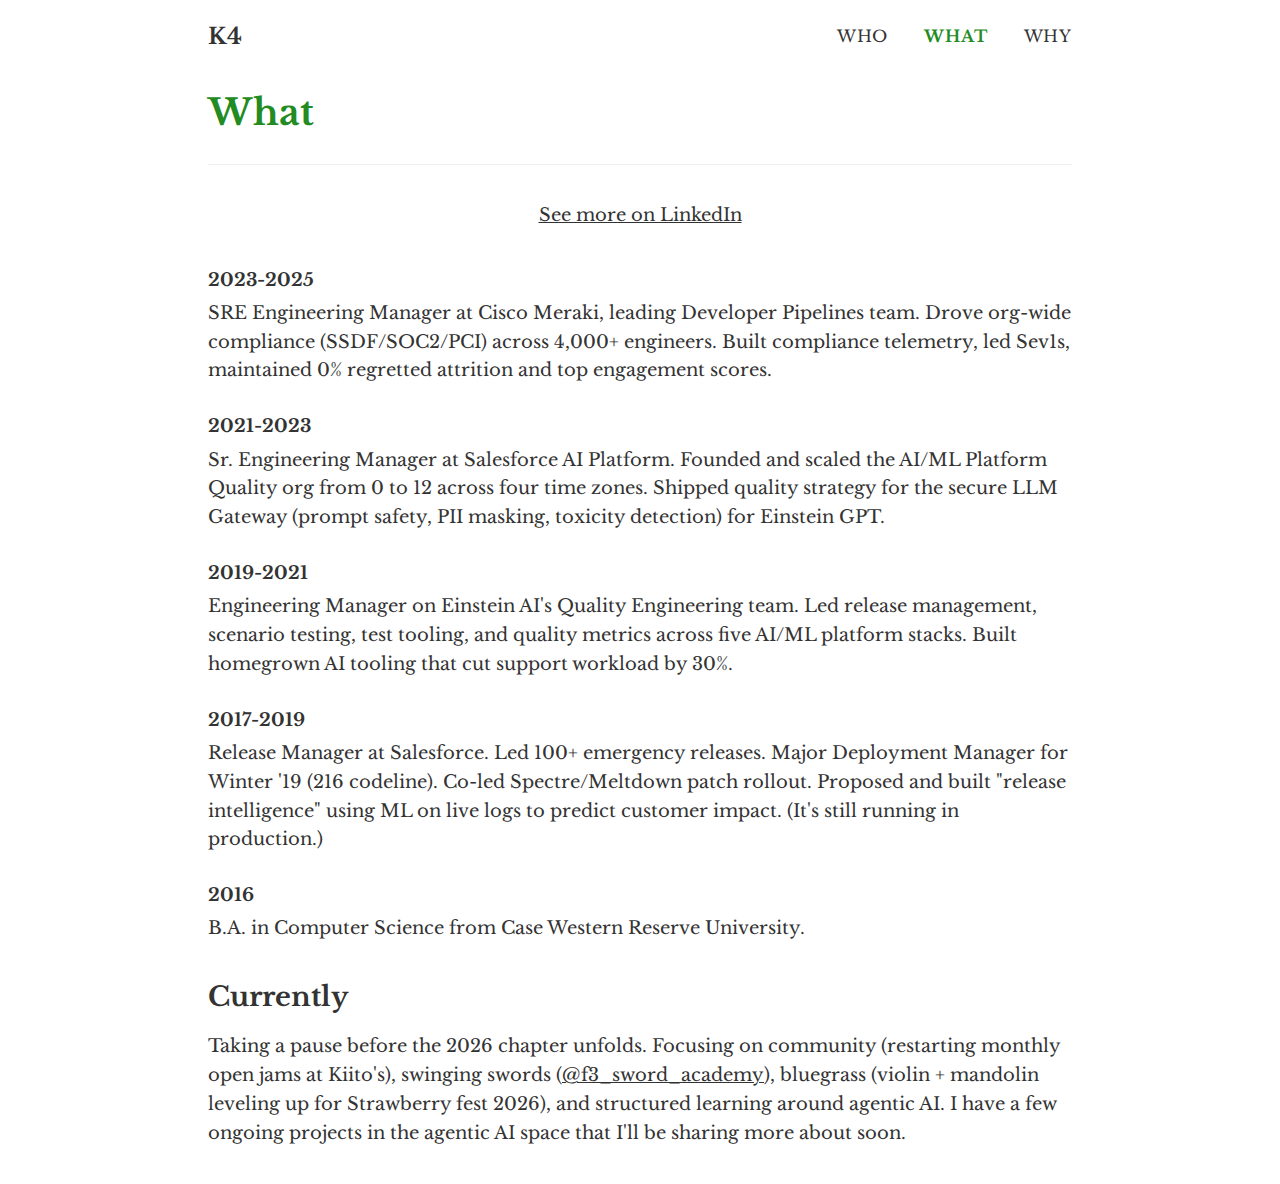
<file: what.html>
<!DOCTYPE html>
<html lang="en">
<head>
    <meta charset="utf-8">
    <meta name="viewport" content="width=device-width, initial-scale=1">
    <meta name="description" content="Katherine Cass - Work history and career timeline. Engineering leader at Cisco Meraki and Salesforce.">

    <title>What | Katherine Cass</title>

    <!-- Modern CSS -->
    <link href="css/modern.css" rel="stylesheet">

    <!-- Fonts: Libre Baskerville for classic typography -->
    <link rel="preconnect" href="https://fonts.googleapis.com">
    <link rel="preconnect" href="https://fonts.gstatic.com" crossorigin>
    <link href="https://fonts.googleapis.com/css2?family=Libre+Baskerville:ital,wght@0,400;0,700;1,400&display=swap" rel="stylesheet">
</head>

<body>
    <a href="#main-content" class="skip-link">Skip to main content</a>

    <!-- Navigation -->
    <nav class="nav" role="navigation" aria-label="Main navigation">
        <div class="nav-container">
            <a class="nav-brand" href="index.html">K4</a>

            <button class="nav-toggle" aria-expanded="false" aria-controls="nav-links" aria-label="Toggle navigation">
                <span></span>
                <span></span>
                <span></span>
            </button>

            <ul class="nav-links" id="nav-links">
                <li><a class="nav-who" href="who.html">Who</a></li>
                <li><a class="nav-what active" href="what.html">What</a></li>
                <li><a class="nav-why" href="why.html">Why</a></li>
            </ul>
        </div>
    </nav>

    <!-- Main Content -->
    <main class="main" id="main-content">
        <header class="page-header page-header-green">
            <h1>What</h1>
        </header>

        <p class="text-center" style="margin-bottom: 2rem;"><a href="https://linkedin.com/in/katherinecass">See more on LinkedIn</a></p>

        <section>
            <div class="timeline">
                <div class="timeline-item">
                    <span class="timeline-date">2023-2025</span>
                    <p class="timeline-content">SRE Engineering Manager at Cisco Meraki, leading Developer Pipelines team. Drove org-wide compliance (SSDF/SOC2/PCI) across 4,000+ engineers. Built compliance telemetry, led Sev1s, maintained 0% regretted attrition and top engagement scores.</p>
                </div>

                <div class="timeline-item">
                    <span class="timeline-date">2021-2023</span>
                    <p class="timeline-content">Sr. Engineering Manager at Salesforce AI Platform. Founded and scaled the AI/ML Platform Quality org from 0 to 12 across four time zones. Shipped quality strategy for the secure LLM Gateway (prompt safety, PII masking, toxicity detection) for Einstein GPT.</p>
                </div>

                <div class="timeline-item">
                    <span class="timeline-date">2019-2021</span>
                    <p class="timeline-content">Engineering Manager on Einstein AI's Quality Engineering team. Led release management, scenario testing, test tooling, and quality metrics across five AI/ML platform stacks. Built homegrown AI tooling that cut support workload by 30%.</p>
                </div>

                <div class="timeline-item">
                    <span class="timeline-date">2017-2019</span>
                    <p class="timeline-content">Release Manager at Salesforce. Led 100+ emergency releases. Major Deployment Manager for Winter '19 (216 codeline). Co-led Spectre/Meltdown patch rollout. Proposed and built "release intelligence" using ML on live logs to predict customer impact. (It's still running in production.)</p>
                </div>

                <div class="timeline-item">
                    <span class="timeline-date">2016</span>
                    <p class="timeline-content">B.A. in Computer Science from Case Western Reserve University.</p>
                </div>
            </div>
        </section>

        <section style="margin-top: 2rem;">
            <h2>Currently</h2>
            <p>Taking a pause before the 2026 chapter unfolds. Focusing on community (restarting monthly open jams at Kiito's), swinging swords (<a href="https://instagram.com/f3_sword_academy">@f3_sword_academy</a>), bluegrass (violin + mandolin leveling up for Strawberry fest 2026), and structured learning around agentic AI. I have a few ongoing projects in the agentic AI space that I'll be sharing more about soon.</p>
        </section>
    </main>

    <!-- Minimal JavaScript for mobile nav -->
    <script src="js/main.js"></script>
</body>
</html>
</file>
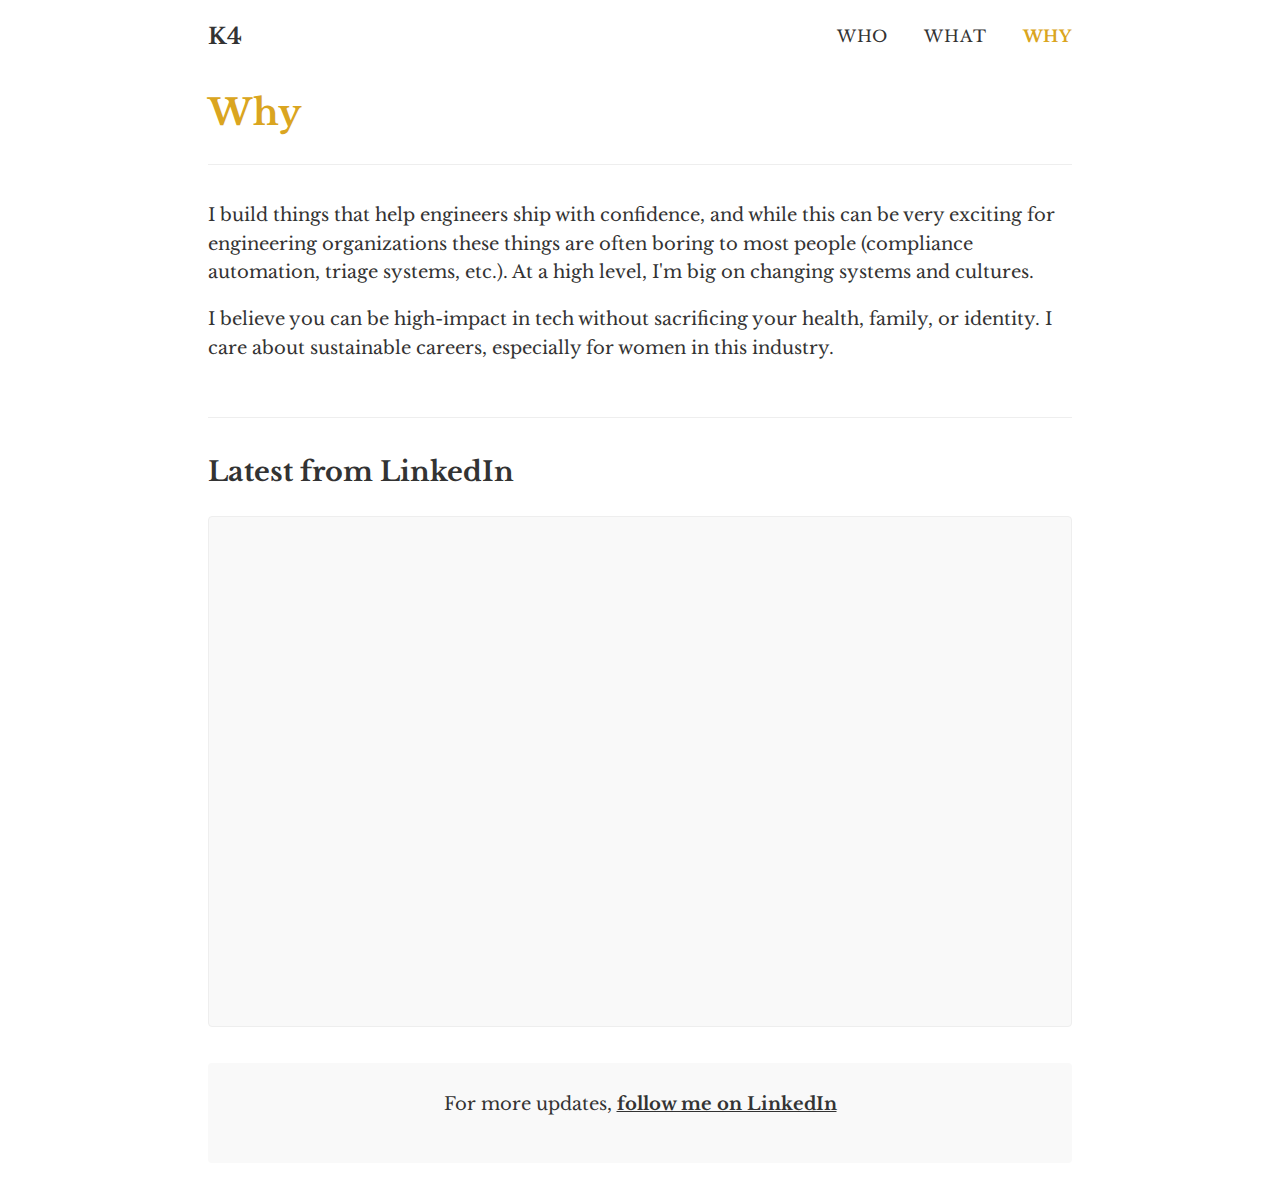
<file: why.html>
<!DOCTYPE html>
<html lang="en">
<head>
    <meta charset="utf-8">
    <meta name="viewport" content="width=device-width, initial-scale=1">
    <meta name="description" content="Katherine Cass - Beliefs, mission, and latest updates.">

    <title>Why | Katherine Cass</title>

    <!-- Modern CSS -->
    <link href="css/modern.css" rel="stylesheet">

    <!-- Fonts: Libre Baskerville for classic typography -->
    <link rel="preconnect" href="https://fonts.googleapis.com">
    <link rel="preconnect" href="https://fonts.gstatic.com" crossorigin>
    <link href="https://fonts.googleapis.com/css2?family=Libre+Baskerville:ital,wght@0,400;0,700;1,400&display=swap" rel="stylesheet">

    <style>
        /* LinkedIn Feed Styling */
        .linkedin-feed {
            margin-top: 3rem;
            padding-top: 2rem;
            border-top: 1px solid #eee;
        }

        .linkedin-posts {
            display: grid;
            gap: 1.5rem;
            margin-top: 1.5rem;
        }

        .linkedin-post-embed {
            background: #f9f9f9;
            border: 1px solid #eee;
            border-radius: 4px;
            overflow: hidden;
        }

        .linkedin-post-embed iframe {
            width: 100%;
            min-height: 400px;
            border: none;
        }

        .linkedin-cta {
            text-align: center;
            margin-top: 2rem;
            padding: 1.5rem;
            background: #f9f9f9;
            border-radius: 4px;
        }

        .linkedin-cta a {
            font-weight: 700;
        }
    </style>
</head>

<body>
    <a href="#main-content" class="skip-link">Skip to main content</a>

    <!-- Navigation -->
    <nav class="nav" role="navigation" aria-label="Main navigation">
        <div class="nav-container">
            <a class="nav-brand" href="index.html">K4</a>

            <button class="nav-toggle" aria-expanded="false" aria-controls="nav-links" aria-label="Toggle navigation">
                <span></span>
                <span></span>
                <span></span>
            </button>

            <ul class="nav-links" id="nav-links">
                <li><a class="nav-who" href="who.html">Who</a></li>
                <li><a class="nav-what" href="what.html">What</a></li>
                <li><a class="nav-why active" href="why.html">Why</a></li>
            </ul>
        </div>
    </nav>

    <!-- Main Content -->
    <main class="main" id="main-content">
        <header class="page-header page-header-yellow">
            <h1>Why</h1>
        </header>

        <section>
            <p>I build things that help engineers ship with confidence, and while this can be very exciting for engineering organizations these things are often boring to most people (compliance automation, triage systems, etc.). At a high level, I'm big on changing systems and cultures.</p>

            <p>I believe you can be high-impact in tech without sacrificing your health, family, or identity. I care about sustainable careers, especially for women in this industry.</p>
        </section>

        <section class="linkedin-feed">
            <h2>Latest from LinkedIn</h2>

            <div class="linkedin-posts">
                <!-- LinkedIn Post Embed -->
                <!-- To update: Get embed code from LinkedIn post > "..." menu > "Embed this post" -->
                <div class="linkedin-post-embed">
                    <iframe src="https://www.linkedin.com/embed/feed/update/urn:li:share:7273421087893434370" height="500" width="100%" frameborder="0" allowfullscreen="" title="Katherine's LinkedIn post about leaving Cisco Meraki"></iframe>
                </div>

                <!-- Add more posts by copying the div above and changing the iframe src -->
            </div>

            <div class="linkedin-cta">
                <p>For more updates, <a href="https://linkedin.com/in/katherinecass">follow me on LinkedIn</a></p>
            </div>
        </section>
    </main>

    <!-- Minimal JavaScript for mobile nav -->
    <script src="js/main.js"></script>
</body>
</html>
</file>
<file: css/modern.css>
/* Katherine Cass Personal Site - Modern CSS
   Clean, minimal design with Libre Baskerville typography
   Black on white with multicolor hover accents
*/

/* CSS Custom Properties */
:root {
  --color-text: #333;
  --color-text-light: #666;
  --color-background: #fff;
  --color-link: #333;
  --color-accent-blue: #0066cc;
  --color-accent-green: #228b22;
  --color-accent-yellow: #daa520;
  --font-main: 'Libre Baskerville', Georgia, 'Times New Roman', serif;
  --max-width: 900px;
  --spacing-unit: 1rem;
}

/* Reset and Base */
*, *::before, *::after {
  box-sizing: border-box;
}

html {
  font-size: 18px;
  line-height: 1.6;
}

body {
  margin: 0;
  padding: 0;
  font-family: var(--font-main);
  color: var(--color-text);
  background-color: var(--color-background);
  -webkit-font-smoothing: antialiased;
  -moz-osx-font-smoothing: grayscale;
}

/* Typography */
h1, h2, h3, h4, h5, h6 {
  font-weight: 700;
  line-height: 1.3;
  margin-top: 0;
  margin-bottom: var(--spacing-unit);
}

h1 {
  font-size: 2rem;
}

h2 {
  font-size: 1.5rem;
}

p {
  margin-top: 0;
  margin-bottom: var(--spacing-unit);
}

a {
  color: var(--color-link);
  text-decoration: underline;
  transition: color 0.2s ease;
}

a:hover, a:focus {
  color: var(--color-accent-blue);
}

/* Navigation */
.nav {
  position: fixed;
  top: 0;
  left: 0;
  right: 0;
  background-color: var(--color-background);
  z-index: 100;
  padding: var(--spacing-unit) 0;
}

.nav-container {
  max-width: var(--max-width);
  margin: 0 auto;
  padding: 0 var(--spacing-unit);
  display: flex;
  justify-content: space-between;
  align-items: center;
}

.nav-brand {
  font-size: 1.25rem;
  font-weight: 700;
  text-decoration: none;
  animation: color-cycle 12s ease-in-out infinite;
}

@keyframes color-cycle {
  0%, 100% { color: var(--color-accent-blue); }
  33% { color: var(--color-accent-green); }
  66% { color: var(--color-accent-yellow); }
}

.nav-brand:hover {
  text-decoration: none;
}

.nav-links {
  display: flex;
  gap: 2rem;
  list-style: none;
  margin: 0;
  padding: 0;
}

.nav-links a {
  text-decoration: none;
  font-size: 0.9rem;
  text-transform: uppercase;
  letter-spacing: 0.05em;
  color: var(--color-text);
  transition: color 0.2s ease;
}

/* Multicolor hover accents */
.nav-links a.nav-who:hover,
.nav-links a.nav-who:focus,
.nav-links a.nav-who.active {
  color: var(--color-accent-blue);
}

.nav-links a.nav-what:hover,
.nav-links a.nav-what:focus,
.nav-links a.nav-what.active {
  color: var(--color-accent-green);
}

.nav-links a.nav-why:hover,
.nav-links a.nav-why:focus,
.nav-links a.nav-why.active {
  color: var(--color-accent-yellow);
}

/* Bold active nav link */
.nav-links a.active {
  font-weight: 700;
}

/* Color utility classes */
.color-blue { color: var(--color-accent-blue); }
.color-green { color: var(--color-accent-green); }
.color-yellow { color: var(--color-accent-yellow); }

/* Page header colors */
.page-header-blue h1 { color: var(--color-accent-blue); }
.page-header-green h1 { color: var(--color-accent-green); }
.page-header-yellow h1 { color: var(--color-accent-yellow); }

/* Mobile Navigation */
.nav-toggle {
  display: none;
  background: none;
  border: none;
  cursor: pointer;
  padding: 0.5rem;
}

.nav-toggle span {
  display: block;
  width: 24px;
  height: 2px;
  background-color: var(--color-text);
  margin: 5px 0;
  transition: transform 0.3s ease;
}

@media (max-width: 600px) {
  .nav-toggle {
    display: block;
  }

  .nav-links {
    display: none;
    position: absolute;
    top: 100%;
    left: 0;
    right: 0;
    background-color: var(--color-background);
    flex-direction: column;
    padding: var(--spacing-unit);
    gap: var(--spacing-unit);
    border-bottom: 1px solid #eee;
  }

  .nav-links.active {
    display: flex;
  }
}

/* Main Content */
.main {
  max-width: var(--max-width);
  margin: 0 auto;
  padding: calc(4rem + var(--spacing-unit)) var(--spacing-unit) var(--spacing-unit);
  min-height: 100vh;
}

/* Homepage Hero */
.hero {
  display: flex;
  flex-direction: column;
  justify-content: center;
  align-items: center;
  min-height: 60vh;
  text-align: center;
  padding: 2rem 0;
}

.hero-quote {
  font-size: 1.5rem;
  font-style: italic;
  max-width: 700px;
  margin-bottom: 1rem;
  animation: color-cycle 12s ease-in-out infinite;
}

.hero-attribution {
  font-size: 1rem;
  color: var(--color-text-light);
}

@media (min-width: 600px) {
  .hero-quote {
    font-size: 1.75rem;
  }
}

/* Page Headers */
.page-header {
  margin-bottom: 2rem;
  padding-bottom: 1rem;
  border-bottom: 1px solid #eee;
}

.page-header h1 {
  margin-bottom: 0.5rem;
}

.page-header-links {
  font-size: 0.9rem;
  color: var(--color-text-light);
}

.page-header-links a {
  color: var(--color-text-light);
}

/* Content Grid for two-column layouts */
.content-grid {
  display: grid;
  grid-template-columns: 1fr;
  gap: 2rem;
}

@media (min-width: 700px) {
  .content-grid {
    grid-template-columns: 1fr 1fr;
  }
}

/* Timeline */
.timeline {
  padding: 0;
  margin: 0;
}

.timeline-item {
  margin-bottom: 1.5rem;
}

.timeline-date {
  font-weight: 700;
  display: block;
  margin-bottom: 0.25rem;
}

.timeline-content {
  color: var(--color-text);
}

/* Social Links */
.social-links {
  list-style: none;
  padding: 0;
  margin: 0;
}

.social-links li {
  margin-bottom: 0.5rem;
}

.social-links a {
  display: inline-flex;
  align-items: center;
  gap: 0.5rem;
}

/* Full-width section (spans grid columns) */
.full-width-section {
  margin-top: 2rem;
  padding-top: 1.5rem;
  border-top: 1px solid #eee;
}

/* LinkedIn Feed Section */
.linkedin-feed {
  margin-top: 2rem;
}

.linkedin-embed {
  border: 1px solid #eee;
  border-radius: 4px;
  overflow: hidden;
}

/* Footer */
.footer {
  text-align: center;
  padding: 2rem var(--spacing-unit);
  color: var(--color-text-light);
  font-size: 0.85rem;
  border-top: 1px solid #eee;
  margin-top: 3rem;
}

/* Utility Classes */
.text-center {
  text-align: center;
}

.text-muted {
  color: var(--color-text-light);
}

/* Accessibility */
.sr-only {
  position: absolute;
  width: 1px;
  height: 1px;
  padding: 0;
  margin: -1px;
  overflow: hidden;
  clip: rect(0, 0, 0, 0);
  white-space: nowrap;
  border: 0;
}

/* Focus styles for keyboard navigation */
a:focus,
button:focus {
  outline: 2px solid var(--color-accent-blue);
  outline-offset: 2px;
}

/* Skip link for accessibility - hidden until focused */
.skip-link {
  position: absolute;
  top: -100px;
  left: 0;
  background: var(--color-text);
  color: var(--color-background);
  padding: 8px;
  z-index: 200;
  text-decoration: none;
  opacity: 0;
}

.skip-link:focus {
  top: 0;
  opacity: 1;
}
</file>
